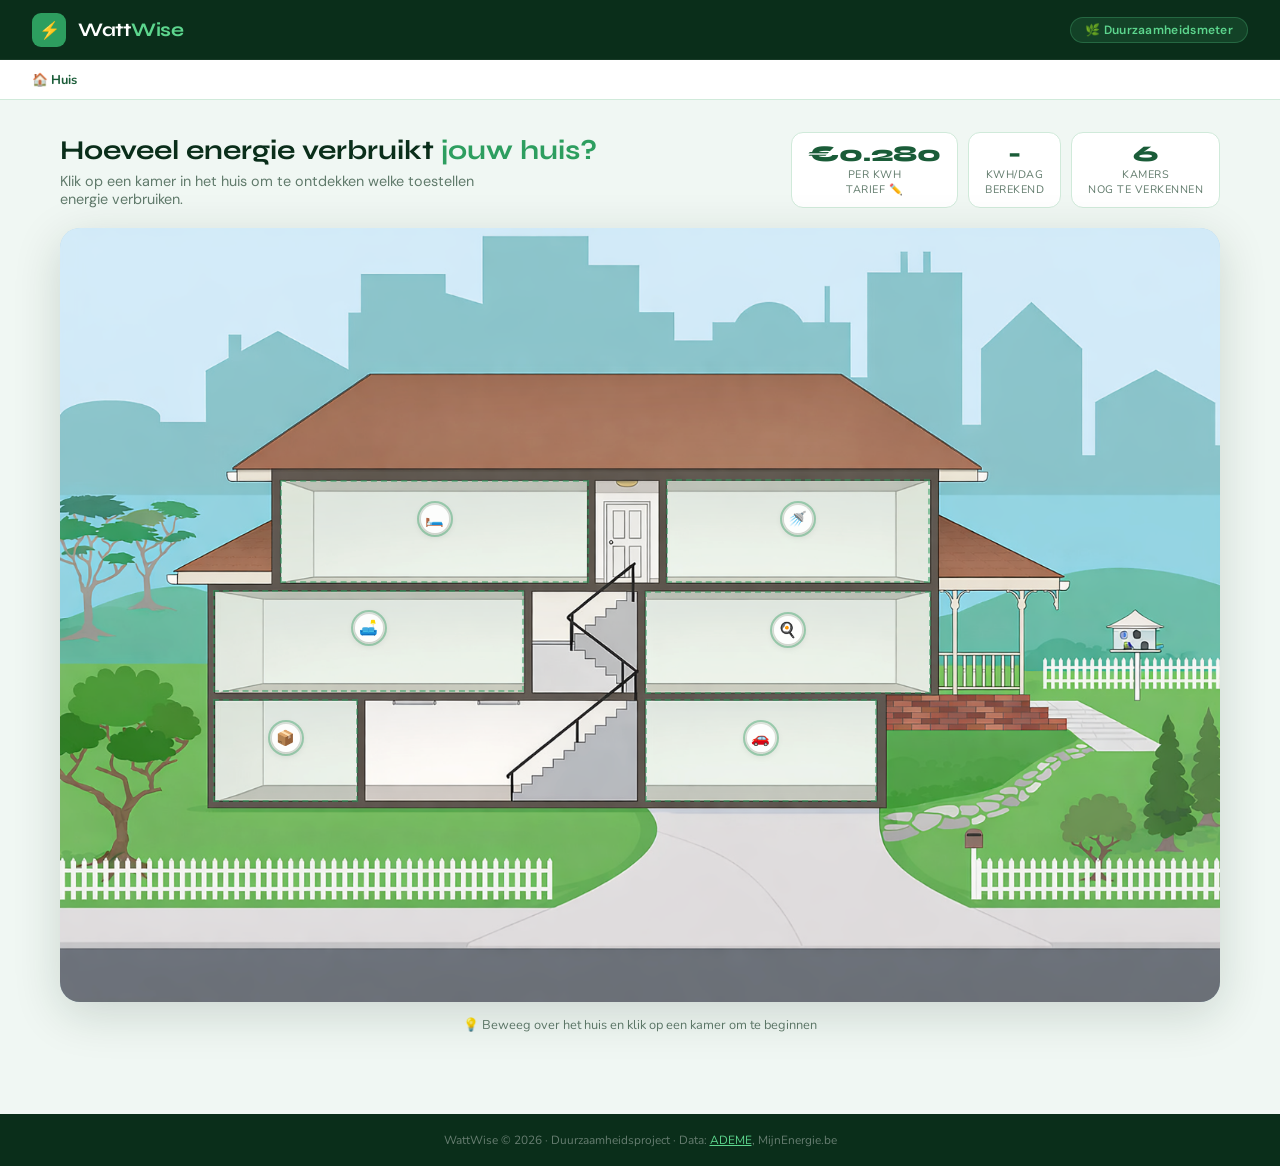
<file: index.html>
<!DOCTYPE html>
<html lang="nl">
<head>
  <meta charset="UTF-8"/>
  <meta name="viewport" content="width=device-width, initial-scale=1.0"/>
  <title>WattWise – Duurzaamheidsmeter</title>
  <link href="https://fonts.googleapis.com/css2?family=Nunito:wght@400;600;700;900&family=Syne:wght@700;800&family=DM+Sans:wght@300;400;500&display=swap" rel="stylesheet"/>
   <link rel="stylesheet" href="../css/style.css">

</head>
<body>

<header>
  <div class="logo">
    <div class="logo-icon">⚡</div>
    <h1>Watt<span>Wise</span></h1>
  </div>
  <div class="hdr-badge">🌿 Duurzaamheidsmeter</div>
</header>

<div id="breadcrumb">
  <span class="crumb" onclick="toonHuis()">🏠 Huis</span>
  <span id="bc-kamer" style="display:none"><span class="bc-sep"> › </span><span class="crumb" id="bc-kamer-naam"></span></span>
  <span id="bc-toestel" style="display:none"><span class="bc-sep"> › </span><span id="bc-toestel-naam"></span></span>
</div>

<main>

  <!-- SCHERM 1: HUIS -->
  <section id="scherm-huis">
    <div class="page-intro">
      <div class="page-intro-text">
        <h2>Hoeveel energie verbruikt <em style="color:var(--g3);font-style:normal;">jouw huis?</em></h2>
        <p>Klik op een kamer in het huis om te ontdekken welke toestellen energie verbruiken.</p>
      </div>
      <div class="stats-strip">
        <div class="stat-badge" id="stat-badge-tarief">
          <div class="stat-badge-num" id="stat-tarief-num">€0.280</div>
          <div class="stat-badge-lbl">per kWh<br>tarief ✏️</div>
        </div>
        <div class="stat-badge">
          <div class="stat-badge-num" id="stat-verbruik-num">—</div>
          <div class="stat-badge-lbl">kWh/dag<br>berekend</div>
        </div>
        <div class="stat-badge">
          <div class="stat-badge-num" id="stat-kamers-num">6</div>
          <div class="stat-badge-lbl" id="stat-kamers-lbl">kamers<br>nog te verkennen</div>
        </div>
      </div>
    </div>

    <div class="house-wrap" id="house-wrap">

      <img id="house-img" class="house-img" src="../icons/image/house_background_sharp.png"  srcset="../icons/image/house_background_sharp_embedded.svg"  alt="Doorsnede huis"/>
     <!-- <div class="kamer-overlay kamer-links-boven" data-kamer="kamer-links-boven"></div> -->
     <div class="kamer-overlay kamer-rechts-boven" data-kamer="kamer-rechts-boven"></div>
     <div class="kamer-overlay kamer-links-midden" data-kamer="kamer-links-midden"></div>

      <!-- kamer overlays worden door JS ingevoegd -->
      <div class="zoom-overlay" id="zoom-overlay"></div>
      
    </div>

    <p style="text-align:center;margin-top:14px;font-size:.8rem;color:var(--muted);font-family:'Nunito',sans-serif;">
      💡 Beweeg over het huis en klik op een kamer om te beginnen
    </p>
  </section>

  <!-- SCHERM 2: KAMER -->
  <section id="scherm-kamer">
    <div class="kamer-top">
      <button id="btn-terug" onclick="toonHuis()">← Terug</button>
      <div class="kamer-title-block">
        <h2 id="kamer-titel">Kamer</h2>
        <p id="kamer-intro"></p>
      </div>
    </div>

    <div class="kamer-scene" id="kamer-scene">
      <div class="kamer-scene-bg" id="kamer-scene-bg"></div>
      <div class="kamer-floor" id="kamer-floor"></div>
      <div class="room-label-badge" id="room-label-badge"></div>
      <!-- appliances worden door JS ingevoegd -->
    </div>
  </section>

</main>

<!-- MODAL -->
<div id="modal-overlay">
  <div id="modal">
    <div class="modal-head">
      <div class="modal-head-l">
        <div class="modal-icon" id="modal-icon">⚡</div>
        <h3 id="modal-titel">Toestel</h3>
      </div>
      <div style="display:flex;gap:10px;align-items:center;">
        <div class="modal-dots">
          <div class="mdot on" id="d1"></div>
          <div class="mdot" id="d2"></div>
          <div class="mdot" id="d3"></div>
        </div>
        <button id="modal-x" onclick="sluitModal()">✕</button>
      </div>
    </div>
    <div class="modal-prog"><div class="modal-prog-bar" id="mpbar"></div></div>
    <div id="modal-body">
      <div id="stap-parameters">
        <div class="stap-lbl">Stap 1 van 3 — Jouw gegevens</div>
        <div id="params-container"></div>
        <div style="display:flex;gap:8px;margin-top:8px;">
          <button id="btn-bereken" onclick="berekenVerbruik()">⚡ Bereken mijn verbruik</button>
          <button id="btn-gebruik-gem" onclick="gebruikGemiddelde()" style="display:none;">📊 Gebruik dit gemiddelde</button>
        </div>
      </div>
      <div id="stap-resultaat">
        <div class="stap-lbl">Stap 2 van 3 — Resultaat</div>
        <div class="res-hero">
          <div class="res-lbl">Jouw dagelijks verbruik</div>
          <div id="res-getal">—</div>
          <div id="res-eenheid">kWh per dag</div>
          <div id="res-bron" style="font-size:.7rem;margin-top:6px;opacity:.7;"></div>

        </div>
        <div class="cost-row">
          <div class="cpill"><div class="cpill-num" id="c-dag">—</div><div class="cpill-lbl">€/dag</div></div>
          <div class="cpill"><div class="cpill-num" id="c-maand">—</div><div class="cpill-lbl">€/maand</div></div>
          <div class="cpill"><div class="cpill-num" id="c-jaar">—</div><div class="cpill-lbl">€/jaar</div></div>
        </div>
                <!-- Vergelijkingsbalk -->
        <div id="cmp-box" style="display:none;"></div>
        <div class="modal-nav">
          <button class="btn-back" onclick="toonStap('parameters')">← Aanpassen</button>
          <button class="btn-next" onclick="toonStap('tips')">Tips →</button>
        </div>
      </div>

      
      <!-- STAP 3: TIPS -->

      <div id="stap-tips">
        <div class="stap-lbl">Stap 3 van 3 — Tips &amp; weetjes</div>
        <div id="gem-box"></div>
        <div id="tips-box"><h4>💡 Bespaartips</h4><ul id="tips-lijst"></ul></div>
        <div class="modal-nav">
          <button class="btn-back" onclick="toonStap('resultaat')">← Resultaat</button>
          <button class="btn-done" onclick="sluitModal()">✓ Sluiten</button>
        </div>
      </div>
    </div>
  </div>
</div>

<footer>
  WattWise &copy; 2026 · Duurzaamheidsproject · Data: <a href="https://data.europa.eu/data/datasets/670facfc5cbe4a7f2f56ace7" target="_blank">ADEME</a>, MijnEnergie.be
</footer>

<!-- <script type="module" src="../javascript/main.js" defer></script> -->
<script type="module"src="../javascript/main.js" defer></script>
<style>
@keyframes fadeSlideUp {
  from{opacity:0;transform:translateY(16px);}
  to{opacity:1;transform:translateY(0);}
}
</style>

</body>
</html>
</file>
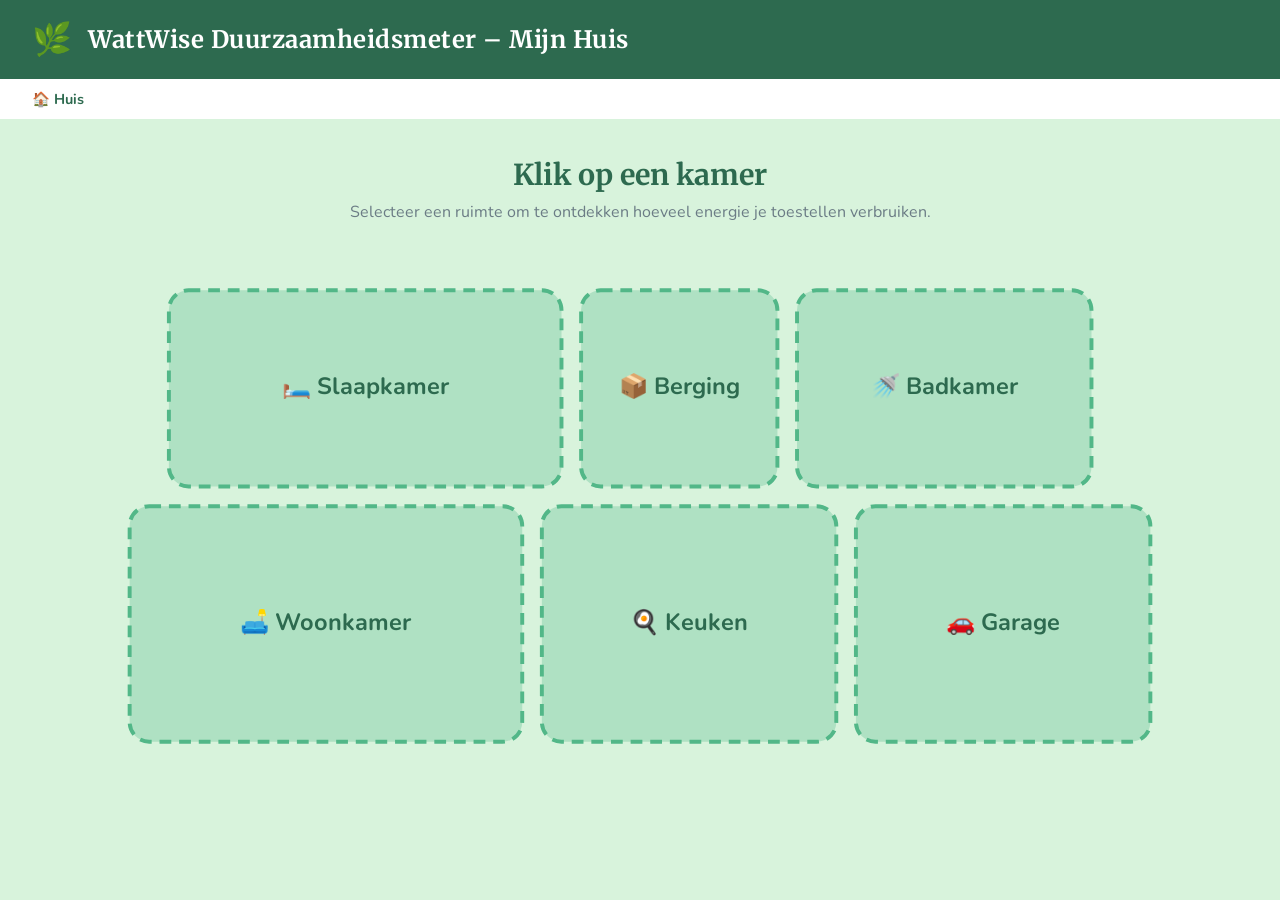
<file: html/basisWebsite.html>
<!DOCTYPE html>
<html lang="nl">

<head>
  <meta charset="UTF-8" />
  <meta name="viewport" content="width=device-width, initial-scale=1.0"/>

  <title>WattWise Duurzaamheidsmeter</title>

  <link href="https://fonts.googleapis.com/css2?family=Nunito:wght@400;600;700;900&family=Merriweather:wght@400;700&display=swap" rel="stylesheet"/>
  
  <link rel="stylesheet" href="../css/style_oud.css">

  <script src="../javascript/script_oud.js" defer></script>
</head>

<body>

  <!-- ================================================
      HEADER
  ================================================= -->
  <header>
    <span class="leaf">🌿</span>
    <h1>WattWise Duurzaamheidsmeter – Mijn Huis</h1>
  </header>

  <!-- ================================================
      BREADCRUMB
  ================================================= -->
  <div id="breadcrumb">
    <span class="crumb" onclick="toonHuis()">🏠 Huis</span>
    <span id="bc-kamer" style="display:none"> › <span class="crumb" id="bc-kamer-naam"></span></span>
    <span id="bc-toestel" style="display:none"> › <span id="bc-toestel-naam"></span></span>
  </div>

  <!-- ================================================
      MAIN
  ================================================= -->
  <main>

    <!-- ============================================
        SCHERM 1 – HUIS
    ============================================= -->
    <section id="scherm-huis">
      <h2>Klik op een kamer</h2>
      <p>Selecteer een ruimte om te ontdekken hoeveel energie je toestellen verbruiken.</p>

      <svg id="huis" viewBox="0 0 540 300">

        <g class="kamer-boxSVG" data-kamer="woonkamer">
          <rect x="10" y="130" width="200" height="120"/> <!-- pas x en y positie aan zoals je wil-->
          <text x="110" y="190" text-anchor="middle" dominant-baseline="middle">
            🛋️ Woonkamer
          </text>
        </g>

        <g class="kamer-boxSVG" data-kamer="keuken">
          <rect x="220" y="130" width="150" height="120"/>
          <text x="295" y="190" text-anchor="middle" dominant-baseline="middle">
            🍳 Keuken
          </text>
        </g>

        <g class="kamer-boxSVG" data-kamer="badkamer">
          <rect x="350" y="20" width="150" height="100"/>
          <text x="425" y="70" text-anchor="middle" dominant-baseline="middle">
            🚿 Badkamer
          </text>
        </g>

        <g class="kamer-boxSVG" data-kamer="slaapkamer">
          <rect x="30" y="20" width="200" height="100"/>
          <text x="130" y="70" text-anchor="middle" dominant-baseline="middle">
            🛏️ Slaapkamer
          </text>
        </g>

        <g class="kamer-boxSVG" data-kamer="berging">
          <rect x="240" y="20" width="100" height="100"/>
          <text x="290" y="70" text-anchor="middle" dominant-baseline="middle">
            📦 Berging
          </text>
        </g>

        <g class="kamer-boxSVG" data-kamer="garage">
          <rect x="380" y="130" width="150" height="120"/>
          <text x="455" y="190" text-anchor="middle" dominant-baseline="middle">
            🚗 Garage
          </text>
        </g>

      </svg>

      
    </section><!-- /#scherm-huis -->


    <!-- ============================================
        SCHERM 2 – KAMER (toestellen)
    ============================================= -->
    <section id="scherm-kamer">

      <button id="btn-terug-huis" onclick="toonHuis()">← Terug naar huis</button>
      <h2 id="kamer-titel">Kamer</h2>
      <p class="kamer-intro" id="kamer-intro"></p>

      <!-- Kamer afbeelding + toestel-klikboxen -->
      <div id="kamer-beeld">
        <!-- Placeholder -->
        <div id="kamer-placeholder" style="position:absolute;top:50%;left:50%;transform:translate(-50%,-50%);color:var(--groen);font-weight:700;text-align:center;pointer-events:none;">
          📷 Kamer-afbeelding<br/><small>(voeg je kamer-foto toe via CSS)</small>
        </div>
        <!-- Toestel-klikboxen worden dynamisch ingevoegd door JS -->
      </div>

    </section><!-- /#scherm-kamer -->

  </main><!-- /main -->


  <!-- ================================================
      MODAAL – parameters, resultaat, tips
  ================================================= -->
  <div id="modal-overlay">
    <div id="modal">
      <div id="modal-header">
        <h3 id="modal-titel">Toestel</h3>
        <button id="modal-sluiten" onclick="sluitModal()" title="Sluiten">✕</button>
      </div>
      <div id="modal-body">

        <!-- STAP 1 – parameters -->
        <div id="stap-parameters">
          <div id="parameters-container">
            <!-- Wordt dynamisch ingevuld door JS op basis van KAMERS_DATA -->
          </div>
          <button id="btn-bereken" onclick="berekenVerbruik()">⚡ Bereken mijn verbruik</button>
        </div>

        <!-- STAP 2 – resultaat -->
        <div id="stap-resultaat">
          <div id="resultaat-box">
            <div class="resultaat-label">Jouw dagelijks verbruik</div>
            <div id="resultaat-getal">–</div>
            <div id="resultaat-eenheid">kWh per dag</div>
          </div>
          <div class="modal-nav">
            <button class="btn-terug" onclick="toonStap('parameters')">← Aanpassen</button>
            <button class="btn-verder" onclick="toonStap('tips')">Tips bekijken →</button>
          </div>
        </div>

        <!-- STAP 3 – tips & weetjes -->
        <div id="stap-tips">
          <div id="gemiddelde-box" id="gemiddelde-inhoud">
            <!-- Wordt gevuld door JS -->
          </div>
          <div id="tips-box">
            <h4>💡 Tips & weetjes</h4>
            <ul id="tips-lijst">
              <!-- Wordt gevuld door JS -->
            </ul>
          </div>
          <div class="modal-nav">
            <button class="btn-terug" onclick="toonStap('resultaat')">← Resultaat</button>
            <button class="btn-afsluiten" onclick="sluitModal()">✓ Sluiten</button>
          </div>
        </div>

      </div><!-- /#modal-body -->
    </div><!-- /#modal -->
  </div><!-- /#modal-overlay -->

  <footer>
    <!--Attributie MOET VOOR ICONS-->
    <!-- <div>Icons made by <a href="https://www.flaticon.com/authors/eucalyp" title="Eucalyp">Eucalyp</a> from <a href="https://www.flaticon.com/" title="Flaticon">www.flaticon.com</a></div><div>Icons made by <a href="https://www.flaticon.com/authors/prettycons" title="prettycons">prettycons</a> from <a href="https://www.flaticon.com/" title="Flaticon">www.flaticon.com</a></div><div>Icons made by <a href="https://www.flaticon.com/authors/nikita-golubev" title="Nikita Golubev">Nikita Golubev</a> from <a href="https://www.flaticon.com/" title="Flaticon">www.flaticon.com</a></div><div>Icons made by <a href="https://www.flaticon.com/authors/surang" title="surang">surang</a> from <a href="https://www.flaticon.com/" title="Flaticon">www.flaticon.com</a></div><div>Icons made by <a href="https://www.flaticon.com/authors/kmg-design" title="kmg design">kmg design</a> from <a href="https://www.flaticon.com/" title="Flaticon">www.flaticon.com</a></div><div>Icons made by <a href="https://www.flaticon.com/authors/flat-icons" title="Flat Icons">Flat Icons</a> from <a href="https://www.flaticon.com/" title="Flaticon">www.flaticon.com</a></div><div>Icons made by <a href="https://www.flaticon.com/authors/konkapp" title="Konkapp">Konkapp</a> from <a href="https://www.flaticon.com/" title="Flaticon">www.flaticon.com</a></div><div>Icons made by <a href="https://www.freepik.com" title="Freepik">Freepik</a> from <a href="https://www.flaticon.com/" title="Flaticon">www.flaticon.com</a></div><div>Icons made by <a href="https://www.flaticon.com/authors/nawicon" title="nawicon">nawicon</a> from <a href="https://www.flaticon.com/" title="Flaticon">www.flaticon.com</a></div><div>Icons made by <a href="https://www.flaticon.com/authors/wanicon" title="wanicon">wanicon</a> from <a href="https://www.flaticon.com/" title="Flaticon">www.flaticon.com</a></div><div>Icons made by <a href="https://www.flaticon.com/authors/dmytro-vyshnevskyi" title="Dmytro Vyshnevskyi">Dmytro Vyshnevskyi</a> from <a href="https://www.flaticon.com/" title="Flaticon">www.flaticon.com</a></div><div>Icons made by <a href="https://www.flaticon.com/authors/mudassir-designs" title="Mudassir designs">Mudassir designs</a> from <a href="https://www.flaticon.com/" title="Flaticon">www.flaticon.com</a></div><div>Icons made by <a href="https://www.flaticon.com/authors/good-ware" title="Good Ware">Good Ware</a> from <a href="https://www.flaticon.com/" title="Flaticon">www.flaticon.com</a></div><div>Icons made by <a href="https://www.flaticon.com/authors/vectorportal" title="VectorPortal">VectorPortal</a> from <a href="https://www.flaticon.com/" title="Flaticon">www.flaticon.com</a></div><div>Icons made by <a href="https://www.flaticon.com/authors/mihimihi" title="Mihimihi">Mihimihi</a> from <a href="https://www.flaticon.com/" title="Flaticon">www.flaticon.com</a></div><div>Icons made by <a href="https://www.flaticon.com/authors/boris-farias" title="Boris farias">Boris farias</a> from <a href="https://www.flaticon.com/" title="Flaticon">www.flaticon.com</a></div> -->
  </footer>

</body>
</html>
</file>
<file: css/style.css>
:root {
  --g1:#0a2e1a; --g2:#1a5c38; --g3:#2d9e5f; --g3-light: #e8f8f0; --g4:#5dd68e; --g5:#c8f5db;
  --amber:#f5c842; --amber2:#e8a80a; --bg:#f0f7f3;
  --surface:#ffffff; --text:#0d1f16; --muted:#607a6b; --border:#d0eada;
  --shadow:0 4px 24px rgba(10,46,26,.10); --shadow-lg:0 12px 48px rgba(10,46,26,.16);
  --r:18px;
}
*,*::before,*::after{box-sizing:border-box;margin:0;padding:0;}
html{scroll-behavior:smooth;}
body{font-family:"DM Sans",sans-serif;background:var(--bg);color:var(--text);min-height:100vh;overflow-x:hidden;}
h1,h2,h3,h4{font-family:"Syne",sans-serif;}
button{cursor:pointer;font-family:"DM Sans",sans-serif;border:none;outline:none;}

/* ── HEADER ── */
header{
  background:var(--g1);padding:0 32px;height:60px;
  display:flex;align-items:center;justify-content:space-between;
  position:sticky;top:0;z-index:100;
  border-bottom:1px solid rgba(255,255,255,.06);
}
.logo{display:flex;align-items:center;gap:12px;}
.logo-icon{width:34px;height:34px;background:var(--g3);border-radius:9px;display:flex;align-items:center;justify-content:center;font-size:17px;}
.logo h1{font-size:1.2rem;color:#fff;letter-spacing:-.3px;}
.logo h1 span{color:var(--g4);}
.hdr-badge{background:rgba(93,214,142,.12);color:var(--g4);border:1px solid rgba(93,214,142,.25);border-radius:20px;padding:4px 14px;font-size:.75rem;font-weight:600;letter-spacing:.3px;}

/* ── BREADCRUMB ── */
#breadcrumb{
  background:#fff;padding:0 32px;height:40px;
  display:flex;align-items:center;gap:8px;
  font-size:.8rem;color:var(--muted);
  border-bottom:1px solid var(--border);
  font-family:"Nunito",sans-serif;
}
.crumb{color:var(--g2);font-weight:700;cursor:pointer;transition:color .15s;}
.crumb:hover{color:var(--g3);text-decoration:underline;}
.bc-sep{color:#cde8d8;}

/* ── MAIN ── */
main{max-width:1200px;margin:0 auto;padding:32px 20px 80px;}

/* ── SCHERM 1: HUIS ── */
#scherm-huis{}

.page-intro{
  display:flex;align-items:flex-end;justify-content:space-between;
  margin-bottom:20px;gap:24px;flex-wrap:wrap;
}
.page-intro-text h2{font-size:1.7rem;color:var(--g1);line-height:1.2;margin-bottom:6px;}
.page-intro-text p{color:var(--muted);font-size:.9rem;max-width:420px;}
.stats-strip{display:flex;gap:10px;flex-wrap:wrap;}
.stat-badge{
  background:#fff;border:1.5px solid var(--border);border-radius:12px;
  padding:10px 16px;text-align:center;min-width:90px;
}
.stat-badge-num{font-family:"Syne",sans-serif;font-size:1.4rem;font-weight:800;color:var(--g2);line-height:1;}
.stat-badge-lbl{font-size:.68rem;color:var(--muted);text-transform:uppercase;letter-spacing:.5px;margin-top:2px;font-family:"Nunito",sans-serif;}

/* ── HUIS WRAPPER ── */
.house-wrap{
  position:relative;
  width:100%;
  border-radius:20px;
  overflow:hidden;
  box-shadow:var(--shadow-lg);
  background:#b8d8e8;
  aspect-ratio:3/2;
  cursor:default;
}

.house-img{
  position:absolute;inset:0;
  width:100%;height:100%;
  object-fit:cover;
  display:block;
  transition:transform .6s cubic-bezier(.4,0,.2,1), filter .6s;
  transform-origin:center center;
}

/* ── KAMER OVERLAYS ── */
.kamer-overlay{
  position:absolute;
  background:rgba(45,158,95,.08);
  border:2px dashed rgba(45,158,95,.5);
  cursor:pointer;
  transition:background .2s, border-color .2s, transform .15s;
  display:flex;flex-direction:column;align-items:center;justify-content:center;
  gap:4px;
}
.kamer-overlay:hover{
  background:rgba(45,158,95,.22);
  border-color:var(--g3);
  border-style:solid;
}
.kamer-overlay:hover .kamer-tag{opacity:1;transform:translateY(0);}

.kamer-pulse{
  width:28px;height:28px;
  background:rgba(255,255,255,.9);
  border-radius:50%;
  display:flex;align-items:center;justify-content:center;
  font-size:15px;
  box-shadow:0 2px 8px rgba(0,0,0,.18);
  position:relative;
  flex-shrink:0;
}
.kamer-pulse::after{
  content:"";position:absolute;inset:-4px;
  border-radius:50%;
  border:2px solid rgba(45,158,95,.4);
  animation:pulse 2s ease-in-out infinite;
}
@keyframes pulse{
  0%,100%{transform:scale(1);opacity:.6;}
  50%{transform:scale(1.3);opacity:0;}
}

.kamer-tag{
  background:rgba(10,46,26,.82);
  color:#fff;
  border-radius:20px;
  padding:3px 10px;
  font-size:.68rem;
  font-weight:700;
  font-family:"Nunito",sans-serif;
  white-space:nowrap;
  letter-spacing:.3px;
  opacity:0;
  transform:translateY(4px);
  transition:opacity .18s, transform .18s;
  pointer-events:none;
}

/* Click-to-zoom animation */
.house-wrap .zoom-overlay{
  position:absolute;inset:0;
  background:rgba(10,46,26,0);
  pointer-events:none;
  transition:background .4s;
  z-index:10;
}
.house-wrap.zooming .zoom-overlay{background:rgba(10,46,26,.35);}

/* ── SCHERM 2: KAMER ── */
#scherm-kamer{display:none;}

.kamer-top{
  display:flex;align-items:center;gap:16px;
  margin-bottom:24px;
}
#btn-terug{
  display:inline-flex;align-items:center;gap:8px;
  background:#fff;color:var(--g2);
  border:1.5px solid var(--border);border-radius:10px;
  padding:8px 16px;font-size:.85rem;font-weight:700;
  font-family:"Nunito",sans-serif;
  transition:all .15s;
  flex-shrink:0;
}
#btn-terug:hover{background:var(--g5);border-color:var(--g3);}

.kamer-title-block h2{font-size:1.7rem;color:var(--g1);}
.kamer-title-block p{font-size:.88rem;color:var(--muted);margin-top:3px;}

/* ── KAMER SCENE ── */
.kamer-scene{
  position:relative;
  width:100%;
  border-radius:20px;
  overflow:hidden;
  box-shadow:var(--shadow-lg);
  background:#e8f4ed;
  aspect-ratio:16/7;
  margin-bottom:24px;
}

/* SVG kamer achtergrond — vult de hele scene */
.kamer-scene-bg{
  position:absolute;inset:0;
  width:100%;height:100%;
  overflow:hidden;
}
.kamer-scene-bg svg{
  width:100%;
  height:100%;
  display:block;
}

/* Fallback kleur-gradients als SVG ontbreekt */
.kamer-scene-bg.woonkamer:not(:has(svg)){background:linear-gradient(160deg,#f5e6c8 0%,#e8d5a3 100%);}
.kamer-scene-bg.keuken:not(:has(svg)){background:linear-gradient(160deg,#d4ecd4 0%,#b8e0b8 100%);}
.kamer-scene-bg.badkamer:not(:has(svg)){background:linear-gradient(160deg,#c8e8f5 0%,#a8d4e8 100%);}
.kamer-scene-bg.slaapkamer:not(:has(svg)){background:linear-gradient(160deg,#e8d8f0 0%,#d4c0e8 100%);}
.kamer-scene-bg.berging:not(:has(svg)){background:linear-gradient(160deg,#e8e0d0 0%,#d8d0c0 100%);}
.kamer-scene-bg.garage:not(:has(svg)){background:linear-gradient(160deg,#d8dce8 0%,#c0c8d8 100%);}

/* Vloer overlay — lichte schaduw onderaan */
.kamer-floor{
  position:absolute;bottom:0;left:0;right:0;height:6%;
  background:linear-gradient(180deg,transparent 0%,rgba(0,0,0,.06) 100%);
  pointer-events:none;
  z-index:2;
}

/* Room label badge */
.room-label-badge{
  position:absolute;top:16px;left:16px;
  background:rgba(10,46,26,.75);
  color:#fff;
  border-radius:30px;
  padding:6px 16px;
  font-family:"Nunito",sans-serif;
  font-size:.85rem;
  font-weight:700;
  display:flex;align-items:center;gap:8px;
  backdrop-filter:blur(4px);
  z-index:5;
}

/* ── APPLIANCE SPOTS ── */
.appliance-spot{
  position:absolute;
  display:flex;flex-direction:column;align-items:center;gap:5px;
  cursor:pointer;
  transition:transform .22s cubic-bezier(.34,1.4,.64,1);
  z-index:4;
}
.appliance-spot:hover{
  transform:scale(1.10) translateY(-5px);
}

/* Bubble groter + mooier */
.appliance-bubble{
  background:rgba(255,255,255,.94);
  border:2px solid rgba(45,158,95,.25);
  border-radius:18px;
  width:84px;
  height:84px;
  display:flex;flex-direction:column;align-items:center;justify-content:center;
  box-shadow:
    0 4px 20px rgba(0,0,0,.13),
    0 1px 4px rgba(0,0,0,.08),
    inset 0 1px 0 rgba(255,255,255,.8);
  transition:border-color .2s, box-shadow .2s, transform .2s;
  gap:4px;
  backdrop-filter:blur(8px);
  position:relative;
  overflow:hidden;
}
.appliance-bubble::before{
  content:"";
  position:absolute;top:0;left:0;right:0;height:40%;
  background:linear-gradient(180deg,rgba(255,255,255,.5) 0%,transparent 100%);
  border-radius:16px 16px 0 0;
  pointer-events:none;
}
.appliance-spot:hover .appliance-bubble{
  border-color:var(--g3);
  box-shadow:
    0 8px 28px rgba(45,158,95,.22),
    0 2px 8px rgba(0,0,0,.10),
    inset 0 1px 0 rgba(255,255,255,.8);
}

/* Als berekend: groene rand highlight */
.appliance-spot.berekend .appliance-bubble{
  border-color:var(--g3);
  border-width:2.5px;
}

/* PNG icon in bubble */
.appliance-img{
  width:40px;
  height:40px;
  object-fit:contain;
  display:block;
  flex-shrink:0;
  image-rendering:auto;
  /* Lichte schaduw voor diepte */
  filter:drop-shadow(0 2px 3px rgba(0,0,0,.12));
  transition:filter .2s, transform .2s;
}
.appliance-spot:hover .appliance-img{
  filter:drop-shadow(0 3px 6px rgba(45,158,95,.3));
  transform:scale(1.06);
}

/* Emoji fallback */
.appliance-emoji{
  font-size:2rem;
  line-height:1;
  display:block;
  transition:transform .2s;
}
.appliance-spot:hover .appliance-emoji{
  transform:scale(1.08);
}

/* Naam label onder bubble */
.appliance-name{
  font-size:.6rem;
  font-weight:700;
  color:var(--g1);
  text-align:center;
  line-height:1.2;
  font-family:"Nunito",sans-serif;
  padding:0 3px;
  max-width:80px;
  word-break:break-word;
}

/* kWh badge */
.appliance-kwh-badge{
  background:var(--g4);
  color:var(--g1);
  border-radius:20px;
  padding:2px 9px;
  font-size:.62rem;
  font-weight:800;
  font-family:"Nunito",sans-serif;
  white-space:nowrap;
  box-shadow:0 2px 6px rgba(45,158,95,.25);
  transition:background .2s;
}
.appliance-kwh-badge.uncalc{
  background:rgba(255,255,255,.75);
  color:var(--muted);
  border:1px solid rgba(0,0,0,.08);
  font-weight:600;
  box-shadow:none;
}

/* Energie-level indicator per bubble (na berekening) */
.appliance-spot.energie-laag .appliance-bubble { border-color:#4caf50; }
.appliance-spot.energie-middel .appliance-bubble { border-color:#ff9800; }
.appliance-spot.energie-hoog .appliance-bubble { border-color:#f44336; }
.appliance-spot.energie-laag .appliance-kwh-badge { background:#a5d6a7; color:#1b5e20; }
.appliance-spot.energie-middel .appliance-kwh-badge { background:#ffe082; color:#e65100; }
.appliance-spot.energie-hoog .appliance-kwh-badge { background:#ef9a9a; color:#b71c1c; }

/* ── MODAL ── */
#modal-overlay{
  display:none;position:fixed;inset:0;
  background:rgba(10,46,26,.52);
  backdrop-filter:blur(6px);
  z-index:500;align-items:center;justify-content:center;padding:20px;
}
#modal-overlay.actief{display:flex;}
#modal{
  background:#fff;border-radius:24px;
  max-width:520px;width:100%;
  box-shadow:var(--shadow-lg);overflow:hidden;
  animation:popIn .28s cubic-bezier(.34,1.56,.64,1);
}
@keyframes popIn{from{transform:scale(.9) translateY(24px);opacity:0;}to{transform:scale(1) translateY(0);opacity:1;}}

.modal-head{
  background:linear-gradient(135deg,var(--g1) 0%,var(--g2) 100%);
  padding:20px 24px;
  display:flex;align-items:center;justify-content:space-between;
}
.modal-head-l{display:flex;align-items:center;gap:12px;}
.modal-icon{
  width:42px;height:42px;
  background:rgba(255,255,255,.12);
  border-radius:11px;
  display:flex;align-items:center;justify-content:center;
  font-size:1.4rem;
  overflow:hidden;
}
.modal-icon img{
  width:28px;height:28px;
  object-fit:contain;
  filter:brightness(0) invert(1) opacity(0.9);
}
#modal-titel{font-size:1.05rem;color:#fff;}
.modal-dots{display:flex;gap:5px;}
.mdot{width:7px;height:7px;border-radius:50%;background:rgba(255,255,255,.28);transition:background .2s;}
.mdot.on{background:var(--amber);}
#modal-x{background:rgba(255,255,255,.12);color:#fff;width:30px;height:30px;border-radius:7px;font-size:1rem;display:flex;align-items:center;justify-content:center;transition:background .15s;}
#modal-x:hover{background:rgba(255,255,255,.22);}

.modal-prog{height:3px;background:var(--border);}
.modal-prog-bar{height:100%;background:linear-gradient(90deg,var(--g3),var(--amber));transition:width .35s ease;width:33.3%;}

#modal-body{padding:22px 24px;}

.stap-lbl{font-size:.7rem;text-transform:uppercase;letter-spacing:.8px;color:var(--muted);font-family:"Nunito",sans-serif;font-weight:700;margin-bottom:14px;}

#stap-parameters{display:block;}
.param-row{margin-bottom:12px;}
.param-row label{display:block;font-weight:700;font-size:.83rem;margin-bottom:5px;color:var(--text);font-family:"Nunito",sans-serif;}
.param-row select,.param-row input[type=number],.param-row input[type=text]{
  width:100%;padding:9px 13px;border:1.5px solid var(--border);border-radius:9px;
  font-family:"DM Sans",sans-serif;font-size:.9rem;color:var(--text);background:#fafef9;
  transition:border-color .18s, box-shadow .18s;appearance:none;
}
.param-row select{background-image:url("data:image/svg+xml,%3Csvg xmlns='http://www.w3.org/2000/svg' width='12' height='8' viewBox='0 0 12 8'%3E%3Cpath d='M1 1l5 5 5-5' stroke='%232d9e5f' stroke-width='1.5' fill='none' stroke-linecap='round'/%3E%3C/svg%3E");background-repeat:no-repeat;background-position:right 13px center;padding-right:34px;}
.param-row select:focus,.param-row input:focus{border-color:var(--g3);box-shadow:0 0 0 3px rgba(45,158,95,.12);outline:none;}

#btn-bereken{
  width:100%;padding:12px;
  background:linear-gradient(135deg,var(--g2) 0%,var(--g3) 100%);
  color:#fff;border-radius:11px;font-size:.92rem;font-weight:700;
  font-family:"Nunito",sans-serif;margin-top:6px;letter-spacing:.2px;
  transition:all .2s;box-shadow:0 4px 16px rgba(45,158,95,.28);
}
#btn-bereken:hover{transform:translateY(-1px);box-shadow:0 6px 20px rgba(45,158,95,.38);}

#stap-resultaat{display:none;}
.res-hero{
  background:linear-gradient(135deg,var(--g1) 0%,var(--g2) 100%);
  border-radius:14px;padding:24px;text-align:center;margin-bottom:16px;position:relative;overflow:hidden;
}
.res-hero::before{content:"";position:absolute;top:-40px;right:-40px;width:140px;height:140px;background:radial-gradient(circle,rgba(93,214,142,.2) 0%,transparent 70%);border-radius:50%;}
.res-lbl{font-size:.72rem;color:rgba(255,255,255,.55);text-transform:uppercase;letter-spacing:.8px;margin-bottom:6px;font-family:"Nunito",sans-serif;}
#res-getal{font-family:"Syne",sans-serif;font-size:3.2rem;font-weight:800;color:var(--amber);line-height:1;margin-bottom:3px;}
#res-eenheid{font-size:.82rem;color:rgba(255,255,255,.55);}
.cost-row{display:flex;gap:8px;margin-bottom:14px;}
.cpill{flex:1;background:var(--g5);border:1px solid var(--border);border-radius:9px;padding:10px 12px;text-align:center;}
.cpill-num{font-family:"Syne",sans-serif;font-size:1.2rem;color:var(--g1);font-weight:800;}
.cpill-lbl{font-size:.66rem;color:var(--muted);text-transform:uppercase;letter-spacing:.4px;font-family:"Nunito",sans-serif;}

#stap-tips{display:none;}
#gem-box{background:linear-gradient(135deg,var(--g5),#e0f7e9);border:1px solid var(--border);border-left:4px solid var(--g3);border-radius:9px;padding:12px 14px;margin-bottom:14px;font-size:.86rem;color:var(--g1);line-height:1.55;}
#tips-box{background:#fffbec;border:1px solid #f5e0a0;border-left:4px solid var(--amber);border-radius:9px;padding:14px 16px;margin-bottom:16px;}
#tips-box h4{font-size:.85rem;color:#7a5000;margin-bottom:8px;font-family:"Nunito",sans-serif;display:flex;align-items:center;gap:6px;}
#tips-lijst{padding-left:0;list-style:none;display:flex;flex-direction:column;gap:5px;}
#tips-lijst li{font-size:.84rem;color:var(--text);line-height:1.5;padding-left:18px;position:relative;}
#tips-lijst li::before{content:"✓";position:absolute;left:0;color:var(--g3);font-weight:700;}

.modal-nav{display:flex;gap:8px;margin-top:2px;}
.modal-nav button{flex:1;padding:10px;border-radius:9px;font-size:.86rem;font-weight:700;font-family:"Nunito",sans-serif;transition:all .15s;}
.btn-back{background:var(--g5);color:var(--g2);border:1.5px solid var(--border);}
.btn-back:hover{background:#b8efd0;border-color:var(--g3);}
.btn-next{background:linear-gradient(135deg,var(--g2),var(--g3));color:#fff;}
.btn-next:hover{transform:translateY(-1px);box-shadow:0 4px 12px rgba(45,158,95,.3);}
.btn-done{background:var(--amber);color:#5a3800;}
.btn-done:hover{background:var(--amber2);color:#fff;}

/* ── FOOTER ── */
footer{background:var(--g1);color:rgba(255,255,255,.38);text-align:center;padding:18px;font-size:.74rem;font-family:"Nunito",sans-serif;}
footer a{color:var(--g4);}

/* ── RESPONSIVE ── */
@media(max-width:700px){
  header,#breadcrumb{padding:0 16px;}
  main{padding:20px 12px 60px;}
  .page-intro{flex-direction:column;align-items:flex-start;}
  .appliance-bubble{width:66px;height:66px;}
  .appliance-img{width:32px;height:32px;}
  .appliance-emoji{font-size:1.5rem;}
  .appliance-name{font-size:.55rem;max-width:64px;}
}

@keyframes fadeSlideUp {
  from{opacity:0;transform:translateY(16px);}
  to{opacity:1;transform:translateY(0);}
}
/* ══════════════════════════════════════════════════════
   WATTWISE v2.0 – NIEUWE STIJLEN
══════════════════════════════════════════════════════ */

/* ── MODUS TOGGLE (eigen invoer vs. ADEME) ── */
.modus-toggle {
  display:flex;gap:6px;margin-bottom:14px;
  background:var(--g5);border-radius:12px;padding:4px;
}
.modus-btn {
  flex:1;padding:8px 10px;border-radius:9px;font-size:.8rem;font-weight:700;
  font-family:"Nunito",sans-serif;background:transparent;color:var(--muted);
  border:none;transition:all .2s;text-align:center;
}
.modus-btn.actief {
  background:#fff;color:var(--g2);
  box-shadow:0 2px 8px rgba(10,46,26,.12);
}
.modus-btn:hover:not(.actief) { background:rgba(255,255,255,.5); }

/* ── PARAM TOOLTIP ── */
.param-tooltip {
  font-size:.72rem;
  color:var(--muted);
  cursor:help;
  background:var(--border);
  border-radius:50%;
  width:16px;
  height:16px;
  display:inline-flex;
  align-items:center;
  justify-content:center;
  font-style:normal;
  flex-shrink:0;
  transition:background .15s;
}
.param-tooltip:hover { background:var(--g4);color:var(--g1); }

/* ── ENERGIELABEL LEGENDA ── */
.label-legenda {
  display:flex;gap:4px;flex-wrap:wrap;margin-top:6px;
}
.lbl-badge {
  padding:2px 7px;border-radius:5px;font-size:.68rem;font-weight:800;
  color:#fff;cursor:pointer;font-family:"Nunito",sans-serif;
  transition:transform .15s, box-shadow .15s;
  text-shadow:0 1px 2px rgba(0,0,0,.25);
}
.lbl-badge:hover { transform:scale(1.1); box-shadow:0 2px 6px rgba(0,0,0,.2); }

/* ── PRESET KNOPPEN (bv. haardroger duur) ── */
.preset-knoppen {
  display:flex;gap:6px;margin-bottom:8px;flex-wrap:wrap;
}
.preset-btn {
  padding:5px 13px;border-radius:20px;font-size:.78rem;font-weight:700;
  font-family:"Nunito",sans-serif;
  background:var(--g5);color:var(--g2);border:1.5px solid var(--border);
  transition:all .15s;
}
.preset-btn:hover { background:#b8efd0;border-color:var(--g3); }
.preset-btn.actief { background:var(--g3);color:#fff;border-color:var(--g2); }

/* ── ADEME GEMIDDELDE SECTIE ── */
.ademe-uitleg {
  display:flex;align-items:center;gap:12px;
  background:linear-gradient(135deg,#e8f5ee,#f0faf4);
  border:1px solid var(--border);border-radius:10px;
  padding:12px 14px;margin-bottom:12px;
}
.ademe-icon { font-size:1.6rem; }
.ademe-uitleg strong { font-size:.88rem;color:var(--g1); }

.ademe-getal-box {
  text-align:center;
  background:linear-gradient(135deg,var(--g1),var(--g2));
  border-radius:12px;padding:18px;margin-bottom:10px;
}
.ademe-getal {
  font-family:"Syne",sans-serif;font-size:2.8rem;font-weight:800;
  color:var(--amber);line-height:1;
}
.ademe-eenheid { font-size:.8rem;color:rgba(255,255,255,.55);margin-top:3px; }
.ademe-nota {
  font-size:.78rem;color:var(--muted);text-align:center;
  padding:0 4px;line-height:1.5;
}

/* ── BEREKEN + GEBRUIK-GEM knoppen ── */
#btn-bereken, #btn-gebruik-gem {
  flex:1;padding:12px;
  border-radius:11px;font-size:.92rem;font-weight:700;
  font-family:"Nunito",sans-serif;letter-spacing:.2px;
  transition:all .2s;
}
#btn-bereken {
  background:linear-gradient(135deg,var(--g2) 0%,var(--g3) 100%);
  color:#fff;box-shadow:0 4px 16px rgba(45,158,95,.28);
}
#btn-bereken:hover { transform:translateY(-1px);box-shadow:0 6px 20px rgba(45,158,95,.38); }
#btn-gebruik-gem {
  background:linear-gradient(135deg,#3a5a8a,#5a7aaa);
  color:#fff;box-shadow:0 4px 16px rgba(58,90,138,.25);
}
#btn-gebruik-gem:hover { transform:translateY(-1px);box-shadow:0 6px 20px rgba(58,90,138,.35); }

/* ── VERGELIJKINGSBALK (jij vs. ADEME) ── */
#cmp-box {
  background:#f8fffe;border:1px solid var(--border);border-radius:10px;
  padding:14px 16px;margin-bottom:14px;
}
.cmp-titel {
  font-size:.72rem;text-transform:uppercase;letter-spacing:.6px;
  color:var(--muted);font-family:"Nunito",sans-serif;font-weight:700;
  margin-bottom:10px;
}
.cmp-rij {
  display:flex;align-items:center;gap:10px;margin-bottom:7px;
}
.cmp-lbl {
  font-size:.76rem;font-weight:700;color:var(--text);
  font-family:"Nunito",sans-serif;width:72px;flex-shrink:0;
}
.cmp-balk-wrap {
  flex:1;height:10px;background:var(--border);border-radius:10px;overflow:hidden;
}
.cmp-balk {
  height:100%;border-radius:10px;transition:width .6s cubic-bezier(.4,0,.2,1);
}
.cmp-balk.jij  { background:linear-gradient(90deg,var(--g3),var(--g4)); }
.cmp-balk.gem  { background:linear-gradient(90deg,#a0b8d0,#b8cce0); }
.cmp-val {
  font-size:.75rem;font-weight:700;color:var(--g1);
  font-family:"Nunito",sans-serif;min-width:75px;text-align:right;
}
.cmp-verdict {
  font-size:.8rem;font-weight:700;font-family:"Nunito",sans-serif;
  padding:6px 12px;border-radius:20px;text-align:center;margin-top:6px;
}
.cmp-verdict.goed  { background:#dcf5e8;color:#1b6e3a; }
.cmp-verdict.slecht { background:#fdecea;color:#c62828; }

/* ── TOTAALVERBRUIK BADGE IN KAMER ── */
.kamer-totaal-badge {
  position:absolute;bottom:16px;right:16px;
  background:rgba(10,46,26,.85);
  border:1px solid rgba(93,214,142,.3);
  border-radius:14px;padding:8px 16px;
  display:flex;align-items:center;gap:10px;
  backdrop-filter:blur(6px);z-index:6;
  animation:fadeSlideUp .3s ease both;
  flex-wrap:wrap;
}
.tot-lbl {
  font-size:.68rem;color:rgba(255,255,255,.55);
  font-family:"Nunito",sans-serif;font-weight:600;
}
.tot-kwh {
  font-family:"Syne",sans-serif;font-size:1rem;font-weight:800;
  color:var(--amber);
}
.tot-eur {
  font-size:.75rem;color:rgba(255,255,255,.7);
  font-family:"Nunito",sans-serif;font-weight:600;
}

/* ── RESULTAAT BRON LABEL ── */
#res-bron {
  font-size:.7rem;margin-top:6px;
  font-family:"Nunito",sans-serif;letter-spacing:.2px;
}

/* ── PARAM-ROW label override (voor consistentie) ── */
.param-row { margin-bottom:12px; }
.param-row select, .param-row input[type=number] {
  border-left-width:1.5px;
  border-left-style:solid;
  border-left-color:var(--border);
  transition:border-left-color .2s, border-left-width .2s;
}

/* ── RESPONSIVE AANPASSINGEN ── */
@media(max-width:520px) {
  .modus-toggle { flex-direction:column; }
  .kamer-totaal-badge { flex-direction:column;gap:3px;padding:8px 12px; }
  .cmp-rij { flex-wrap:wrap; }
  .cmp-val { min-width:auto; }
  #btn-bereken, #btn-gebruik-gem { font-size:.82rem;padding:10px; }
}

.tarief-popup {
  position: relative;
  background: #ffffff;
  border: 1.5px solid var(--border);
  border-radius: 16px;
  padding: 14px 16px 12px;
  box-shadow: 0 8px 32px rgba(0,0,0,.18);
  min-width: 230px;
  animation: fadeSlideUp .18s ease both;
}
.tarief-popup-titel {
  font-family: 'Nunito', sans-serif;
  font-weight: 800;
  font-size: .88rem;
  margin-bottom: 10px;
  color: var(--text);
}
.tarief-popup-lijst {
  display: flex;
  flex-direction: column;
  gap: 5px;
}
.tarief-optie {
  display: flex;
  justify-content: space-between;
  align-items: center;
  padding: 7px 12px;
  border-radius: 9px;
  border: 1.5px solid var(--border);
  background: var(--card);
  cursor: pointer;
  font-family: 'Nunito', sans-serif;
  font-size: .82rem;
  color: var(--text);
  transition: background .15s, border-color .15s;
}
.tarief-optie:hover {
  background: var(--g3-light, #e8d8f0);
  border-color: var(--g3);
  color: var(--g3);
}

.tarief-optie.actief {
  background: var(--g3);
  border-color: var(--g3);
  color: #fff;
  font-weight: 700;
}
.tarief-optie .tarief-val {
  font-weight: 700;
  font-size: .78rem;
  opacity: .85;
}
.tarief-sluit {
  position: absolute;
  top: 8px; right: 10px;
  background: none;
  border: none;
  cursor: pointer;
  font-size: .9rem;
  color: var(--muted);
}

.tarief-modus-toggle {
  display: flex;
  gap: 6px;
  margin-bottom: 10px;
}

.tarief-modus-btn {
  flex: 1;
  padding: 6px 10px;
  border-radius: 8px;
  border: 1.5px solid var(--border);
  background: transparent;
  cursor: pointer;
  font-size: .82rem;
  font-weight: 600;
  color: var(--muted);
  transition: all .15s;
}

.tarief-modus-btn.actief {
  background: var(--g3);
  color: #fff;
  border-color: var(--g3);
}

.tarief-optie .tarief-contract {
  font-size: .72rem;
  opacity: .6;
  font-weight: 400;
  margin-left: 4px;
}

.tarief-tooltip-trigger {
  position: relative;
}

.tarief-tooltip-inhoud {
  display: none;
  position: absolute;
  bottom: calc(100% + 6px);
  left: 50%;
  transform: translateX(-50%);
  background: var(--bg, #ffffff);
  border: 1.5px solid var(--border);
  border-radius: 10px;
  padding: 8px 10px;
  font-size: .75rem;
  font-weight: 400;
  font-style: normal;
  color: var(--text);
  width: 500px;
  line-height: 1.5;
  box-shadow: 0 4px 16px rgba(0,0,0,.12);
  z-index: 10000;
  white-space: normal;
  pointer-events: none;
}

.tarief-tooltip-trigger:hover .tarief-tooltip-inhoud {
  display: block;
}

.tarief-meter-toggle {
  display: flex;
  gap: 6px;
  margin-bottom: 10px;
}

.tarief-meter-btn {
  flex: 1;
  padding: 6px 10px;
  border-radius: 8px;
  border: 1.5px solid var(--border);
  background: transparent;
  cursor: pointer;
  font-size: .82rem;
  font-weight: 600;
  color: var(--muted);
  font-family: 'Nunito', sans-serif;
  transition: all .15s;
}

.tarief-meter-btn.actief {
  background: var(--g3);
  color: #fff;
  border-color: var(--g3);
}

.tarief-optie.verborgen {
  display: none !important;
}
</file>
<file: css/style_oud.css>
/* =============================================
       CSS VARIABELEN – kleuren & typografie
    ============================================= */
    :root {
      --groen:       #2d6a4f;
      --groen-licht: #52b788;
      --groen-zacht: #d8f3dc;
      --geel:        #f9c74f;
      --oranje:      #f3722c;
      --wit:         #fafaf8;
      --donker:      #1b2428;
      --grijs:       #6b7c85;
      --schaduw:     0 8px 32px rgba(27,36,40,.13);
      --radius:      16px;
    }

    /* =============================================
       RESET & BASIS
    ============================================= */
    *, *::before, *::after { box-sizing: border-box; margin: 0; padding: 0; }

    body {
      font-family: 'Nunito', sans-serif;
      background: var(--groen-zacht);
      color: var(--donker);
      min-height: 100vh;
    }

    h1, h2, h3 { font-family: 'Merriweather', serif; }

    button {
      cursor: pointer;
      font-family: 'Nunito', sans-serif;
      border: none;
      outline: none;
    }

    /* =============================================
       HEADER
    ============================================= */
    header {
      background: var(--groen);
      color: #fff;
      padding: 18px 32px;
      display: flex;
      align-items: center;
      gap: 16px;
      box-shadow: 0 2px 12px rgba(0,0,0,.18);
    }
    header h1 { font-size: 1.5rem; letter-spacing: .5px; }
    header .leaf { font-size: 2rem; }

    /* =============================================
       NAVIGATIE-BALK (breadcrumb)
    ============================================= */
    #breadcrumb {
      background: #fff;
      padding: 10px 32px;
      font-size: .9rem;
      color: var(--grijs);
      border-bottom: 2px solid var(--groen-zacht);
      display: flex;
      gap: 8px;
      align-items: center;
      flex-wrap: wrap;
    }
    #breadcrumb span.crumb {
      color: var(--groen);
      font-weight: 700;
      cursor: pointer;
    }
    #breadcrumb span.crumb:hover { text-decoration: underline; }

    /* =============================================
       HOOFD-CONTENT WRAPPER
    ============================================= */
    main {
      max-width: 1100px;
      margin: 36px auto;
      padding: 0 20px;
    }

    /* =============================================
       SCHERM 1 – HUIS OVERZICHT
    ============================================= */
    #scherm-huis { text-align: center; }
    #scherm-huis h2 { font-size: 1.8rem; margin-bottom: 8px; color: var(--groen); }
    #scherm-huis p  { color: var(--grijs); margin-bottom: 28px; }

    /* --- HUIS AFBEELDING CONTAINER ---
         Vervang de achtergrond-kleur door:
         background-image: url('jouw-huis-afbeelding.png');
         background-size: contain;
         background-repeat: no-repeat;
         background-position: center;
    */
    #huis-wrapper {
      position: relative;
      width: 100%;
      max-width: 780px;
      margin: 0 auto;
      /* ↓ PLACEHOLDER – verwijder dit als je de afbeelding hebt */
      background: linear-gradient(160deg, #b7e4c7 0%, #74c69d 100%);
      border-radius: var(--radius);
      box-shadow: var(--schaduw);
      /* ↓ Pas de hoogte aan aan je afbeelding */
      padding-bottom: 62%; /* verhouding breedte:hoogte van je huis-afbeelding */
      overflow: hidden;
    }

    /* Placeholder tekst – verwijder dit blok als je de echte afbeelding hebt */
    #huis-placeholder {
      position: absolute;
      top: 50%; left: 50%;
      transform: translate(-50%,-50%);
      color: var(--groen);
      font-size: 1.1rem;
      font-weight: 700;
      text-align: center;
      pointer-events: none;
    }

    /* =============================================
       KAMER-KLIKBOXEN op het huis
       -----------------------------------------------
       Positioneer elke kamer door top/left/width/height
       aan te passen zodat ze over de juiste ruimte
       in je huis-afbeelding vallen.
    ============================================= */
    .kamer-box {
      position: absolute;
      background: rgba(82, 183, 136, .22);
      border: 2.5px dashed var(--groen-licht);
      border-radius: 10px;
      display: flex;
      align-items: center;
      justify-content: center;
      cursor: pointer;
      transition: background .2s, transform .15s;
      font-weight: 700;
      font-size: .85rem;
      color: var(--groen);
      text-shadow: 0 1px 3px #fff8;
    }
    .kamer-box:hover {
      background: rgba(82, 183, 136, .48);
      transform: scale(1.03);
    }
    .kamer-box .kamer-label {
      background: rgba(255,255,255,.85);
      padding: 3px 10px;
      border-radius: 20px;
      font-size: .8rem;
      pointer-events: none;
    }

    /* ============================================
       POSITIES VAN DE KAMERBOXEN
       Pas top / left / width / height aan naar
       de exacte positie op jouw huis-afbeelding.
       Waarden zijn % van de wrapper-breedte/-hoogte.
    ============================================= */

    /* --- WOONKAMER --- */
    [data-kamer="woonkamer"]  { top:42%; left:5%;  width:28%; height:28%; }

    /* --- KEUKEN --- */
    [data-kamer="keuken"]     { top:42%; left:36%; width:26%; height:28%; }

    /* --- BADKAMER --- */
    [data-kamer="badkamer"]   { top:8%;  left:60%; width:20%; height:22%; }

    /* --- SLAAPKAMER --- */
    [data-kamer="slaapkamer"] { top:8%;  left:5%;  width:26%; height:22%; }

    /* --- BERGING --- */
    [data-kamer="berging"]    { top:8%;  left:34%; width:22%; height:22%; }

    /* --- GARAGE --- */
    [data-kamer="garage"]     { top:42%; left:65%; width:28%; height:28%; }


    /* =============================================
       SCHERM 2 – KAMER (toestellen-overzicht)
    ============================================= */
    #scherm-kamer { display: none; }
    #scherm-kamer h2 { font-size: 1.6rem; color: var(--groen); margin-bottom: 6px; }
    #scherm-kamer .kamer-intro { color: var(--grijs); margin-bottom: 24px; }

    /* --- KAMER ACHTERGROND AFBEELDING ---
         Vervang background door je kamer-foto.
         Elke kamer heeft zijn eigen id.
    */
    #kamer-beeld {
      position: relative;
      width: 100%;
      border-radius: var(--radius);
      /* ↓ PLACEHOLDER */
      background: linear-gradient(135deg, #e9f5ee 0%, #b7e4c7 100%);
      min-height: 340px;
      box-shadow: var(--schaduw);
      overflow: hidden;
      margin-bottom: 28px;
    }

    /* Achtergrond per kamer – voeg je afbeelding in via CSS of inline style */
    /* #kamer-beeld.woonkamer  { background-image: url('kamers/woonkamer.jpg');  background-size:cover; } */
    /* #kamer-beeld.keuken     { background-image: url('kamers/keuken.jpg');     background-size:cover; } */
    /* #kamer-beeld.badkamer   { background-image: url('kamers/badkamer.jpg');   background-size:cover; } */
    /* #kamer-beeld.slaapkamer { background-image: url('kamers/slaapkamer.jpg'); background-size:cover; } */
    /* #kamer-beeld.berging    { background-image: url('kamers/berging.jpg');    background-size:cover; } */
    /* #kamer-beeld.garage     { background-image: url('kamers/garage.jpg');     background-size:cover; } */

    /* =============================================
       TOESTEL-KLIKBOXEN in de kamer
       Zelfde principe als kamerboxen:
       positioneer over je kamer-afbeelding.
    ============================================= */
    .toestel-box {
      position: absolute;
      /* background: rgba(249,199,79,.22); */
      /* border: 2px dashed var(--geel); */
      /* border-radius: 8px; */
      display: flex;
      align-items: center;
      justify-content: center;
      cursor: pointer;
      font-size: .78rem;
      font-weight: 700;
      /* color: #7a4f00; */
      transition: background .2s, transform .15s;
    }
    .toestel-box:hover {
      /* background: rgba(249,199,79,.55); */
      transform: scale(1.04);
    }
    .toestel-box .toestel-label {
      background: rgba(255,255,255,.88);
      padding: 3px 8px;
      border-radius: 20px;
      pointer-events: none;
    }
    .toestel-box img.toestel-img {
      position: absolute;
      width: 70%;
      height: 70%;
      object-fit: contain;
      pointer-events: none;
      /* Verwijder opacity als je echte afbeelding goed zichtbaar is */
    }

    /* =============================================
       SCHERM 3 – MODAAL (parameters + resultaat + tips)
    ============================================= */
    #modal-overlay {
      display: none;
      position: fixed;
      inset: 0;
      background: rgba(27,36,40,.55);
      z-index: 100;
      align-items: center;
      justify-content: center;
      padding: 20px;
    }
    #modal-overlay.actief { display: flex; }

    #modal {
      background: #fff;
      border-radius: var(--radius);
      max-width: 520px;
      width: 100%;
      box-shadow: 0 20px 60px rgba(0,0,0,.22);
      overflow: hidden;
      animation: slideUp .3s ease;
    }
    @keyframes slideUp {
      from { transform: translateY(30px); opacity: 0; }
      to   { transform: translateY(0);    opacity: 1; }
    }

    #modal-header {
      background: var(--groen);
      color: #fff;
      padding: 18px 24px;
      display: flex;
      align-items: center;
      justify-content: space-between;
    }
    #modal-header h3 { font-size: 1.15rem; }
    #modal-sluiten {
      background: transparent;
      color: #fff;
      font-size: 1.5rem;
      line-height: 1;
      padding: 0 4px;
      border-radius: 6px;
      transition: background .15s;
    }
    #modal-sluiten:hover { background: rgba(255,255,255,.2); }

    #modal-body { padding: 22px 24px; }

    /* STAP 1 – parameters invoeren */
    #stap-parameters { display: block; }

    .parameter-rij {
      margin-bottom: 14px;
    }
    .parameter-rij label {
      display: block;
      font-weight: 700;
      font-size: .88rem;
      margin-bottom: 5px;
      color: var(--donker);
    }
    .parameter-rij select,
    .parameter-rij input[type="number"],
    .parameter-rij input[type="text"] {
      width: 100%;
      padding: 9px 12px;
      border: 2px solid #d4e6da;
      border-radius: 8px;
      font-family: 'Nunito', sans-serif;
      font-size: .92rem;
      transition: border-color .2s;
    }
    .parameter-rij select:focus,
    .parameter-rij input:focus {
      border-color: var(--groen-licht);
      outline: none;
    }

    /* Bereken-knop */
    #btn-bereken {
      width: 100%;
      padding: 12px;
      background: var(--groen);
      color: #fff;
      border-radius: 10px;
      font-size: 1rem;
      font-weight: 700;
      margin-top: 6px;
      transition: background .2s, transform .1s;
    }
    #btn-bereken:hover { background: #1f4f3a; transform: translateY(-1px); }

    /* STAP 2 – resultaat */
    #stap-resultaat { display: none; }

    #resultaat-box {
      background: var(--groen-zacht);
      border-radius: 12px;
      padding: 18px 20px;
      margin-bottom: 18px;
      text-align: center;
    }
    #resultaat-box .resultaat-label {
      font-size: .85rem;
      color: var(--grijs);
      margin-bottom: 4px;
    }
    #resultaat-getal {
      font-size: 2.2rem;
      font-weight: 900;
      color: var(--groen);
    }
    #resultaat-eenheid {
      font-size: .9rem;
      color: var(--grijs);
      margin-top: 2px;
    }

    /* STAP 3 – tips & weetjes */
    #stap-tips { display: none; }

    #tips-box {
      background: #fffbea;
      border-left: 5px solid var(--geel);
      border-radius: 10px;
      padding: 16px 18px;
      margin-bottom: 18px;
    }
    #tips-box h4 { font-size: 1rem; margin-bottom: 10px; color: #7a4f00; }
    #tips-box ul { padding-left: 18px; }
    #tips-box ul li { margin-bottom: 7px; font-size: .9rem; line-height: 1.5; }

    #gemiddelde-box {
      background: var(--groen-zacht);
      border-radius: 10px;
      padding: 12px 16px;
      margin-bottom: 18px;
      font-size: .88rem;
      color: var(--donker);
    }

    /* Navigatieknoppen in modal */
    .modal-nav {
      display: flex;
      gap: 10px;
      margin-top: 4px;
    }
    .modal-nav button {
      flex: 1;
      padding: 10px;
      border-radius: 10px;
      font-size: .92rem;
      font-weight: 700;
      transition: background .2s, transform .1s;
    }
    .btn-terug {
      background: #e8f4ee;
      color: var(--groen);
    }
    .btn-terug:hover { background: #c8e6d4; }
    .btn-verder {
      background: var(--groen);
      color: #fff;
    }
    .btn-verder:hover { background: #1f4f3a; transform: translateY(-1px); }
    .btn-afsluiten {
      background: var(--geel);
      color: #7a4f00;
    }
    .btn-afsluiten:hover { background: #f0b800; }

    /* =============================================
       TERUG-KNOP (kamer → huis)
    ============================================= */
    #btn-terug-huis {
      display: inline-flex;
      align-items: center;
      gap: 8px;
      background: #fff;
      color: var(--groen);
      border: 2px solid var(--groen-licht);
      border-radius: 10px;
      padding: 8px 18px;
      font-weight: 700;
      font-size: .9rem;
      margin-bottom: 20px;
      transition: background .2s;
    }
    #btn-terug-huis:hover { background: var(--groen-zacht); }

    /* =============================================
       RESPONSIVE
    ============================================= */
    @media (max-width: 600px) {
      main { padding: 0 10px; }
      #modal { max-width: 100%; }
    }

    /* SVG kamers */
    .kamer-boxSVG rect {
      fill: rgba(82, 183, 136, 0.3);
      stroke: #52b788;
      stroke-width: 2;
      stroke-dasharray: 6 4;
      rx: 10;
      ry: 10;
      cursor: pointer;
      transition: 0.2s;
    }

    .kamer-boxSVG:hover rect {
      fill: rgba(82, 183, 136, 0.6);
    }

    /* tekst */
    .kamer-boxSVG text {
      font-size: 12px;
      font-weight: bold;
      fill: #2d6a4f;
      pointer-events: none;
    }

    .active {
      display: block;
    }

    .hidden {
      display: none;
    }
</file>
